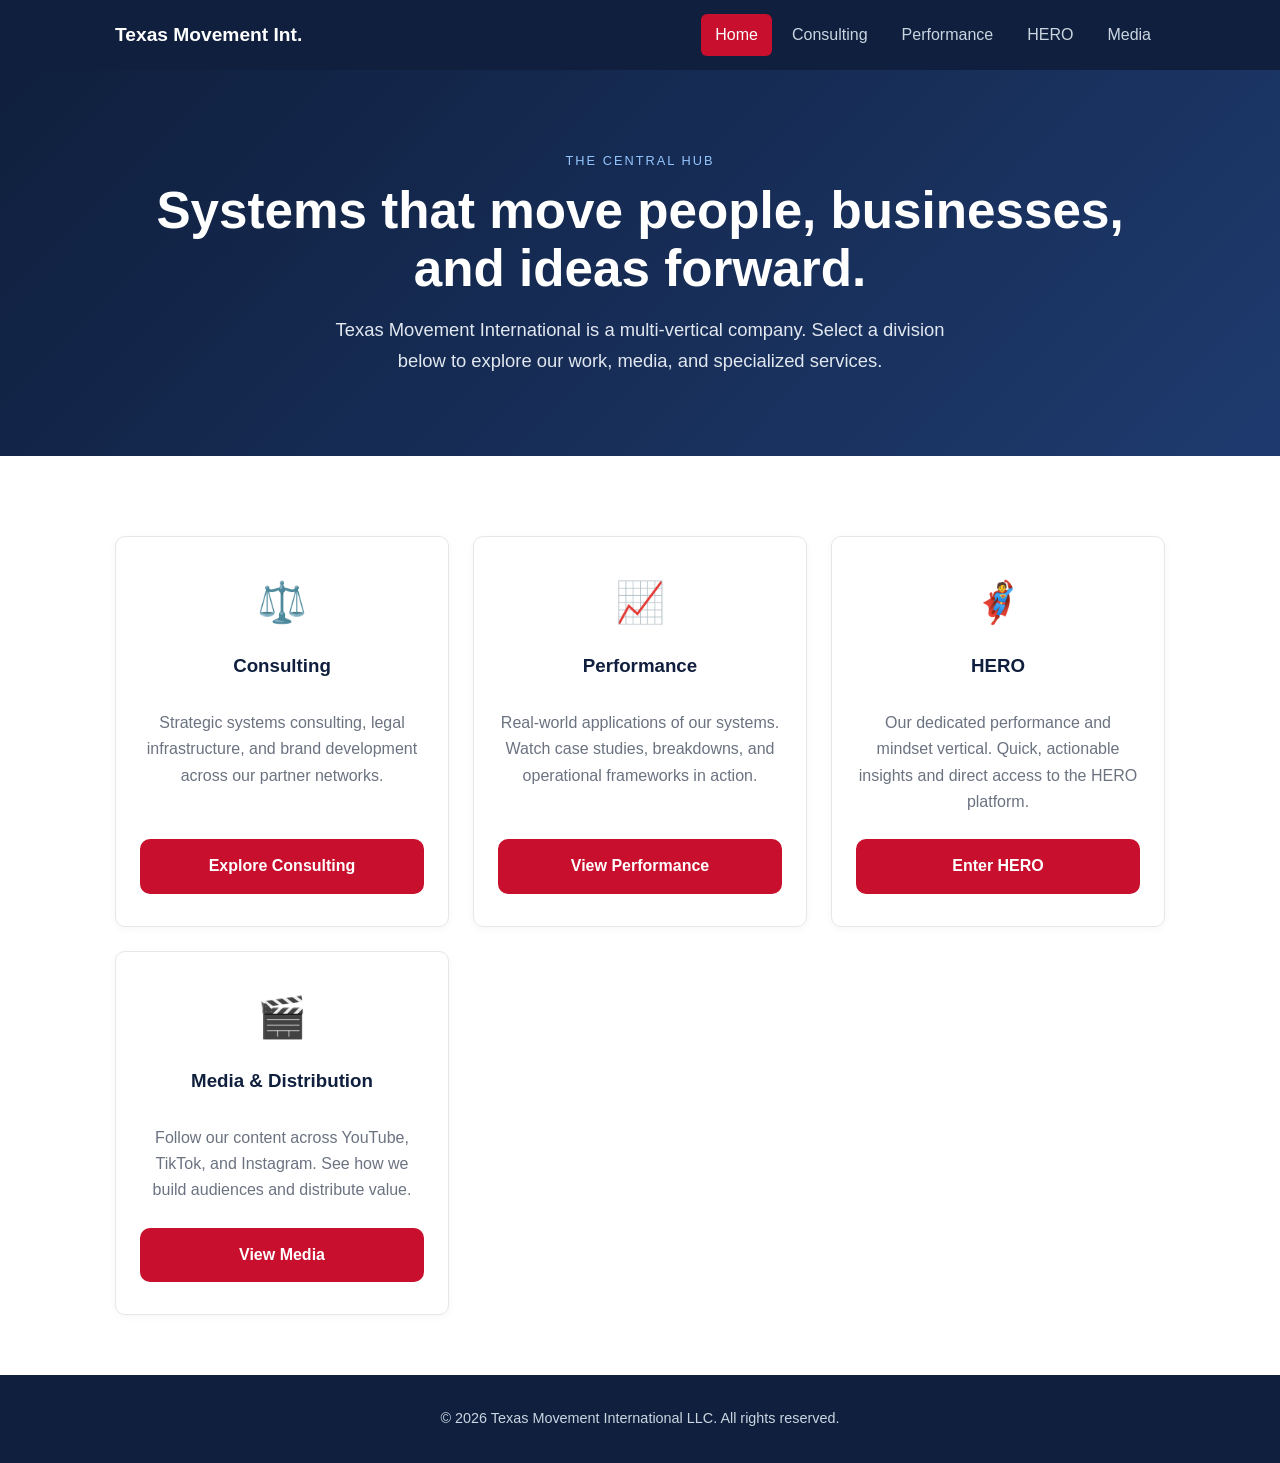
<file: index.html>
<!DOCTYPE html>
<html lang="en">
<head>
    <meta charset="UTF-8">
    <meta name="viewport" content="width=device-width, initial-scale=1.0">
    <title>Texas Movement International</title>
    <link rel="stylesheet" href="style.css">
</head>
<body>

    <header class="site-header">
        <div class="container nav-wrap">
            <a href="index.html" class="brand">Texas Movement Int.</a>
            <nav class="nav">
                <a href="index.html" class="active">Home</a>
                <a href="consulting.html">Consulting</a>
                <a href="performance.html">Performance</a>
                <a href="hero.html">HERO</a>
                <a href="media.html">Media</a>
            </nav>
        </div>
    </header>

    <section class="hero">
        <div class="container">
            <div class="eyebrow">The Central Hub</div>
            <h1>Systems that move people, businesses, and ideas forward.</h1>
            <p class="lead">Texas Movement International is a multi-vertical company. Select a division below to explore our work, media, and specialized services.</p>
        </div>
    </section>

    <main class="section">
        <div class="container">
            <div class="cards">
                
                <a href="consulting.html" class="card" style="text-decoration: none; color: inherit;">
                    <div class="card-icon">⚖️</div>
                    <h3>Consulting</h3>
                    <p>Strategic systems consulting, legal infrastructure, and brand development across our partner networks.</p>
                    <span class="btn">Explore Consulting</span>
                </a>

                <a href="performance.html" class="card" style="text-decoration: none; color: inherit;">
                    <div class="card-icon">📈</div>
                    <h3>Performance</h3>
                    <p>Real-world applications of our systems. Watch case studies, breakdowns, and operational frameworks in action.</p>
                    <span class="btn">View Performance</span>
                </a>

                <a href="hero.html" class="card" style="text-decoration: none; color: inherit;">
                    <div class="card-icon">🦸</div>
                    <h3>HERO</h3>
                    <p>Our dedicated performance and mindset vertical. Quick, actionable insights and direct access to the HERO platform.</p>
                    <span class="btn">Enter HERO</span>
                </a>

                <a href="media.html" class="card" style="text-decoration: none; color: inherit;">
                    <div class="card-icon">🎬</div>
                    <h3>Media & Distribution</h3>
                    <p>Follow our content across YouTube, TikTok, and Instagram. See how we build audiences and distribute value.</p>
                    <span class="btn">View Media</span>
                </a>

            </div>
        </div>
    </main>

    <footer class="site-footer">
        <div class="container">
            <p>&copy; 2026 Texas Movement International LLC. All rights reserved.</p>
        </div>
    </footer>

</body>
</html>
</file>
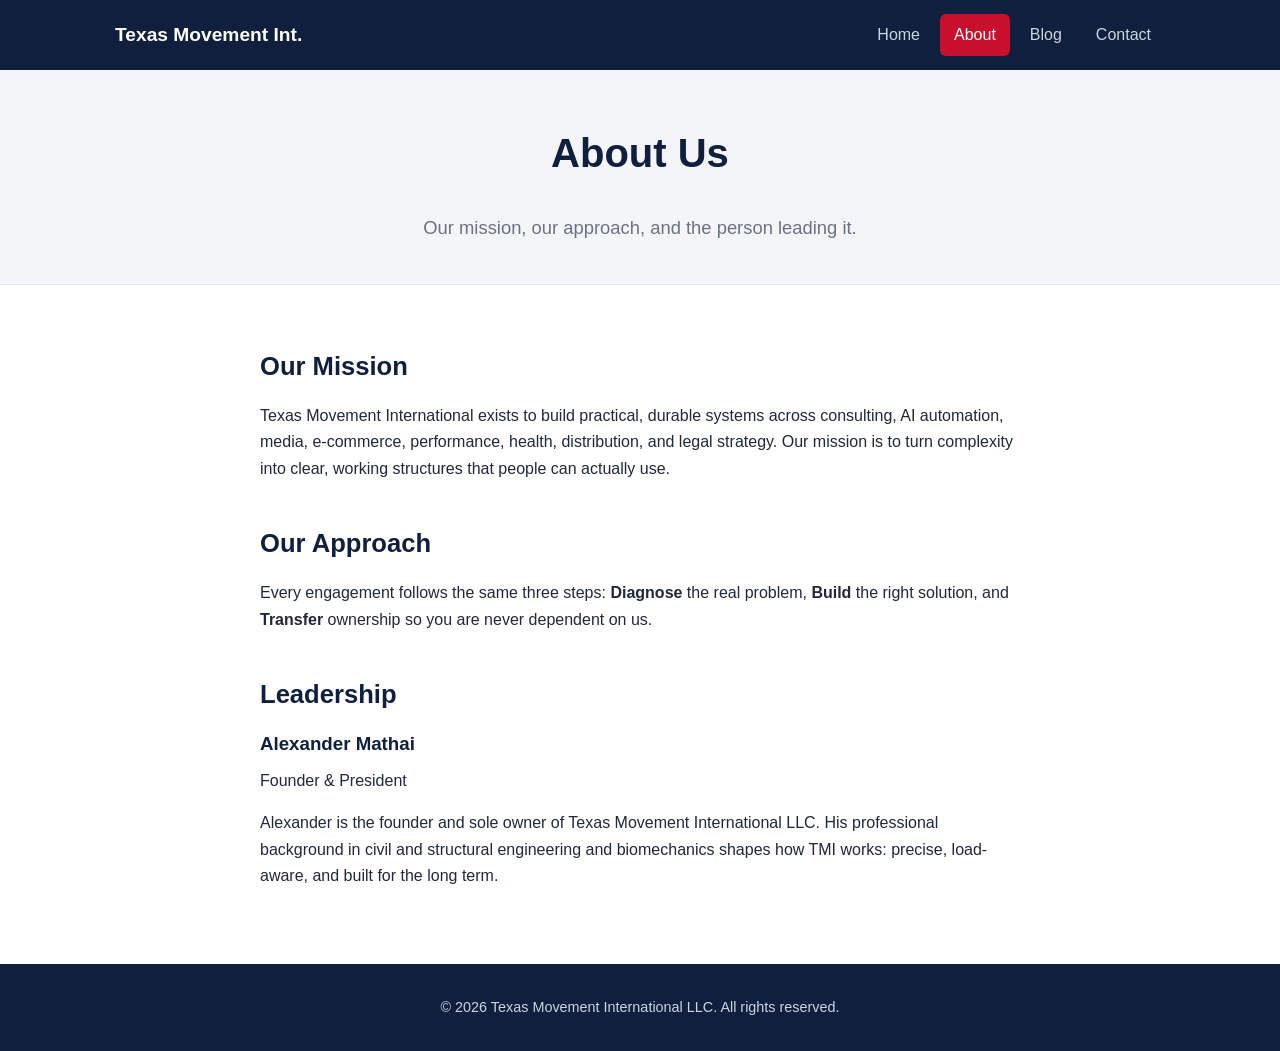
<file: about.html>
<!DOCTYPE html>
<html lang="en">
<head>
    <meta charset="UTF-8">
    <meta name="viewport" content="width=device-width, initial-scale=1.0">
    <title>About Us | Texas Movement International</title>
    <link rel="stylesheet" href="style.css">
</head>
<body>

    <header class="site-header">
        <div class="container nav-wrap">
            <a href="index.html" class="brand">Texas Movement Int.</a>
            <nav class="nav">
                <a href="index.html">Home</a>
                <a href="about.html" class="active">About</a>
                <a href="blog.html">Blog</a>
                <a href="contact.html">Contact</a>
            </nav>
        </div>
    </header>

    <div class="page-title">
        <div class="container narrow">
            <h1>About Us</h1>
            <p class="lead">Our mission, our approach, and the person leading it.</p>
        </div>
    </div>

    <main class="section">
        <div class="container narrow">
            <h2>Our Mission</h2>
            <p>Texas Movement International exists to build practical, durable systems across consulting, AI automation, media, e-commerce, performance, health, distribution, and legal strategy. Our mission is to turn complexity into clear, working structures that people can actually use.</p>

            <h2 style="margin-top: 40px;">Our Approach</h2>
            <p>Every engagement follows the same three steps: <strong>Diagnose</strong> the real problem, <strong>Build</strong> the right solution, and <strong>Transfer</strong> ownership so you are never dependent on us.</p>

            <h2 style="margin-top: 40px;">Leadership</h2>
            <div style="display: flex; gap: 32px; align-items: flex-start; flex-wrap: wrap;">
                <!-- Placeholder for your image: <img src="images/alexander.jpg" alt="Alexander Mathai" class="portrait"> -->
                <div>
                    <h3>Alexander Mathai</h3>
                    <div class="role">Founder & President</div>
                    <p>Alexander is the founder and sole owner of Texas Movement International LLC. His professional background in civil and structural engineering and biomechanics shapes how TMI works: precise, load-aware, and built for the long term.</p>
                </div>
            </div>
        </div>
    </main>

    <footer class="site-footer">
        <div class="container">
            <p>&copy; 2026 Texas Movement International LLC. All rights reserved.</p>
        </div>
    </footer>

</body>
</html>
</file>
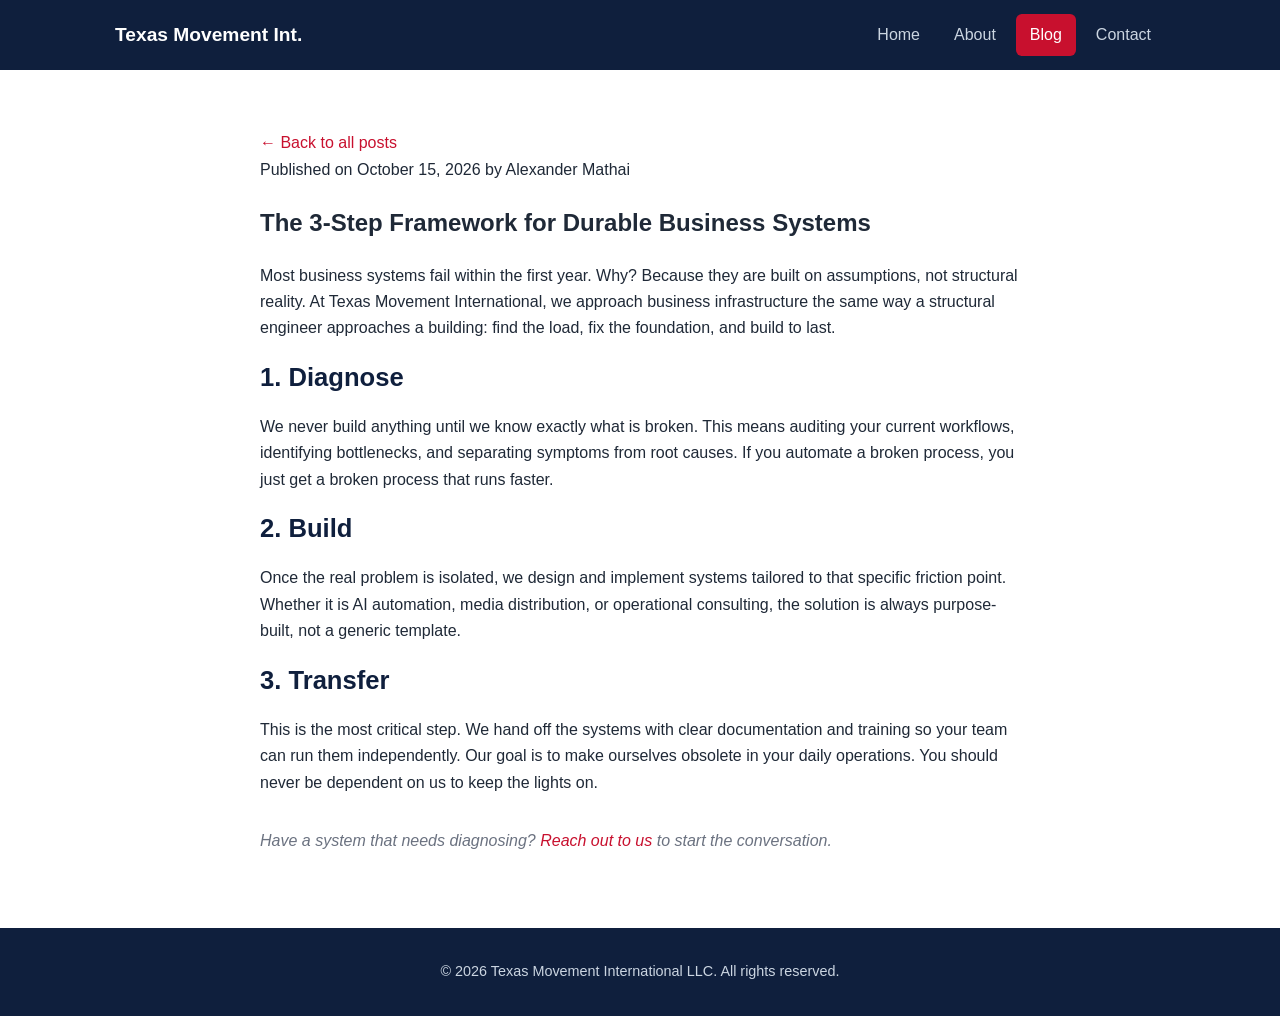
<file: blog-post-1.html>
<!DOCTYPE html>
<html lang="en">
<head>
    <meta charset="UTF-8">
    <meta name="viewport" content="width=device-width, initial-scale=1.0">
    <title>The 3-Step Framework | Texas Movement International</title>
    <link rel="stylesheet" href="style.css">
</head>
<body>

    <header class="site-header">
        <div class="container nav-wrap">
            <a href="index.html" class="brand">Texas Movement Int.</a>
            <nav class="nav">
                <a href="index.html">Home</a>
                <a href="about.html">About</a>
                <a href="blog.html" class="active">Blog</a>
                <a href="contact.html">Contact</a>
            </nav>
        </div>
    </header>

    <main class="section">
        <div class="container narrow">
            <a href="blog.html" class="back-link">← Back to all posts</a>
            
            <article>
                <header class="post-header">
                    <div class="post-meta">Published on October 15, 2026 by Alexander Mathai</div>
                    <h1>The 3-Step Framework for Durable Business Systems</h1>
                </header>

                <div class="post-content">
                    <p>Most business systems fail within the first year. Why? Because they are built on assumptions, not structural reality. At Texas Movement International, we approach business infrastructure the same way a structural engineer approaches a building: find the load, fix the foundation, and build to last.</p>

                    <h2>1. Diagnose</h2>
                    <p>We never build anything until we know exactly what is broken. This means auditing your current workflows, identifying bottlenecks, and separating symptoms from root causes. If you automate a broken process, you just get a broken process that runs faster.</p>

                    <h2>2. Build</h2>
                    <p>Once the real problem is isolated, we design and implement systems tailored to that specific friction point. Whether it is AI automation, media distribution, or operational consulting, the solution is always purpose-built, not a generic template.</p>

                    <h2>3. Transfer</h2>
                    <p>This is the most critical step. We hand off the systems with clear documentation and training so your team can run them independently. Our goal is to make ourselves obsolete in your daily operations. You should never be dependent on us to keep the lights on.</p>

                    <p style="margin-top: 32px; font-style: italic; color: var(--muted);">Have a system that needs diagnosing? <a href="contact.html">Reach out to us</a> to start the conversation.</p>
                </div>
            </article>
        </div>
    </main>

    <footer class="site-footer">
        <div class="container">
            <p>&copy; 2026 Texas Movement International LLC. All rights reserved.</p>
        </div>
    </footer>

</body>
</html>
</file>
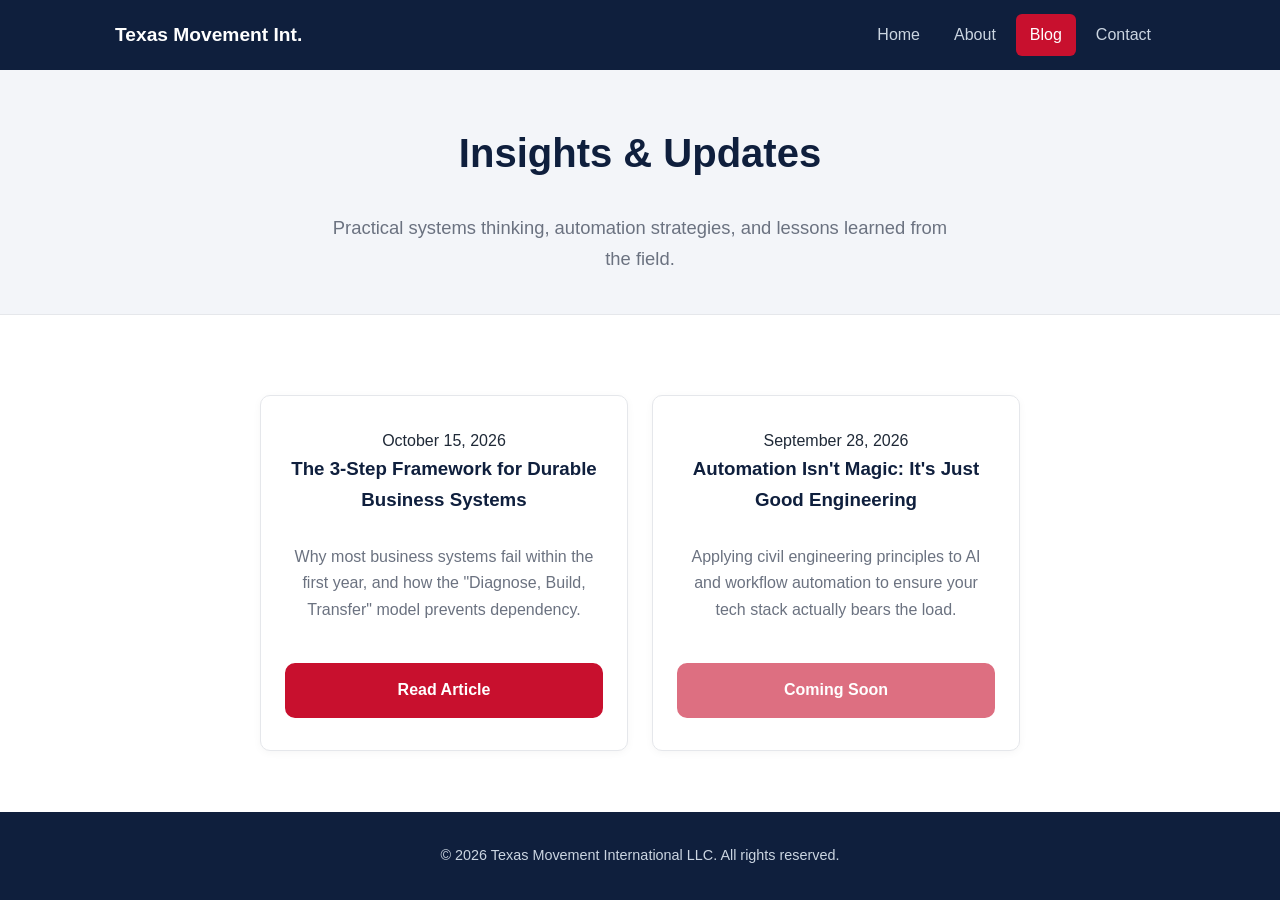
<file: blog.html>
<!DOCTYPE html>
<html lang="en">
<head>
    <meta charset="UTF-8">
    <meta name="viewport" content="width=device-width, initial-scale=1.0">
    <title>Blog | Texas Movement International</title>
    <link rel="stylesheet" href="style.css">
</head>
<body>

    <header class="site-header">
        <div class="container nav-wrap">
            <a href="index.html" class="brand">Texas Movement Int.</a>
            <nav class="nav">
                <a href="index.html">Home</a>
                <a href="about.html">About</a>
                <a href="blog.html" class="active">Blog</a>
                <a href="contact.html">Contact</a>
            </nav>
        </div>
    </header>

    <div class="page-title">
        <div class="container narrow">
            <h1>Insights & Updates</h1>
            <p class="lead">Practical systems thinking, automation strategies, and lessons learned from the field.</p>
        </div>
    </div>

    <main class="section">
        <div class="container narrow">
            <div class="cards">
                
                <!-- Blog Post 1 Preview -->
                <article class="card">
                    <div class="card-meta">October 15, 2026</div>
                    <h3>The 3-Step Framework for Durable Business Systems</h3>
                    <p>Why most business systems fail within the first year, and how the "Diagnose, Build, Transfer" model prevents dependency.</p>
                    <a href="blog-post-1.html" class="btn" style="margin-top: 16px; text-align: center;">Read Article</a>
                </article>

                <!-- Blog Post 2 Preview (Dummy Placeholder) -->
                <article class="card">
                    <div class="card-meta">September 28, 2026</div>
                    <h3>Automation Isn't Magic: It's Just Good Engineering</h3>
                    <p>Applying civil engineering principles to AI and workflow automation to ensure your tech stack actually bears the load.</p>
                    <a href="#" class="btn" style="margin-top: 16px; text-align: center; opacity: 0.6; pointer-events: none;">Coming Soon</a>
                </article>

            </div>
        </div>
    </main>

    <footer class="site-footer">
        <div class="container">
            <p>&copy; 2026 Texas Movement International LLC. All rights reserved.</p>
        </div>
    </footer>

</body>
</html>
</file>
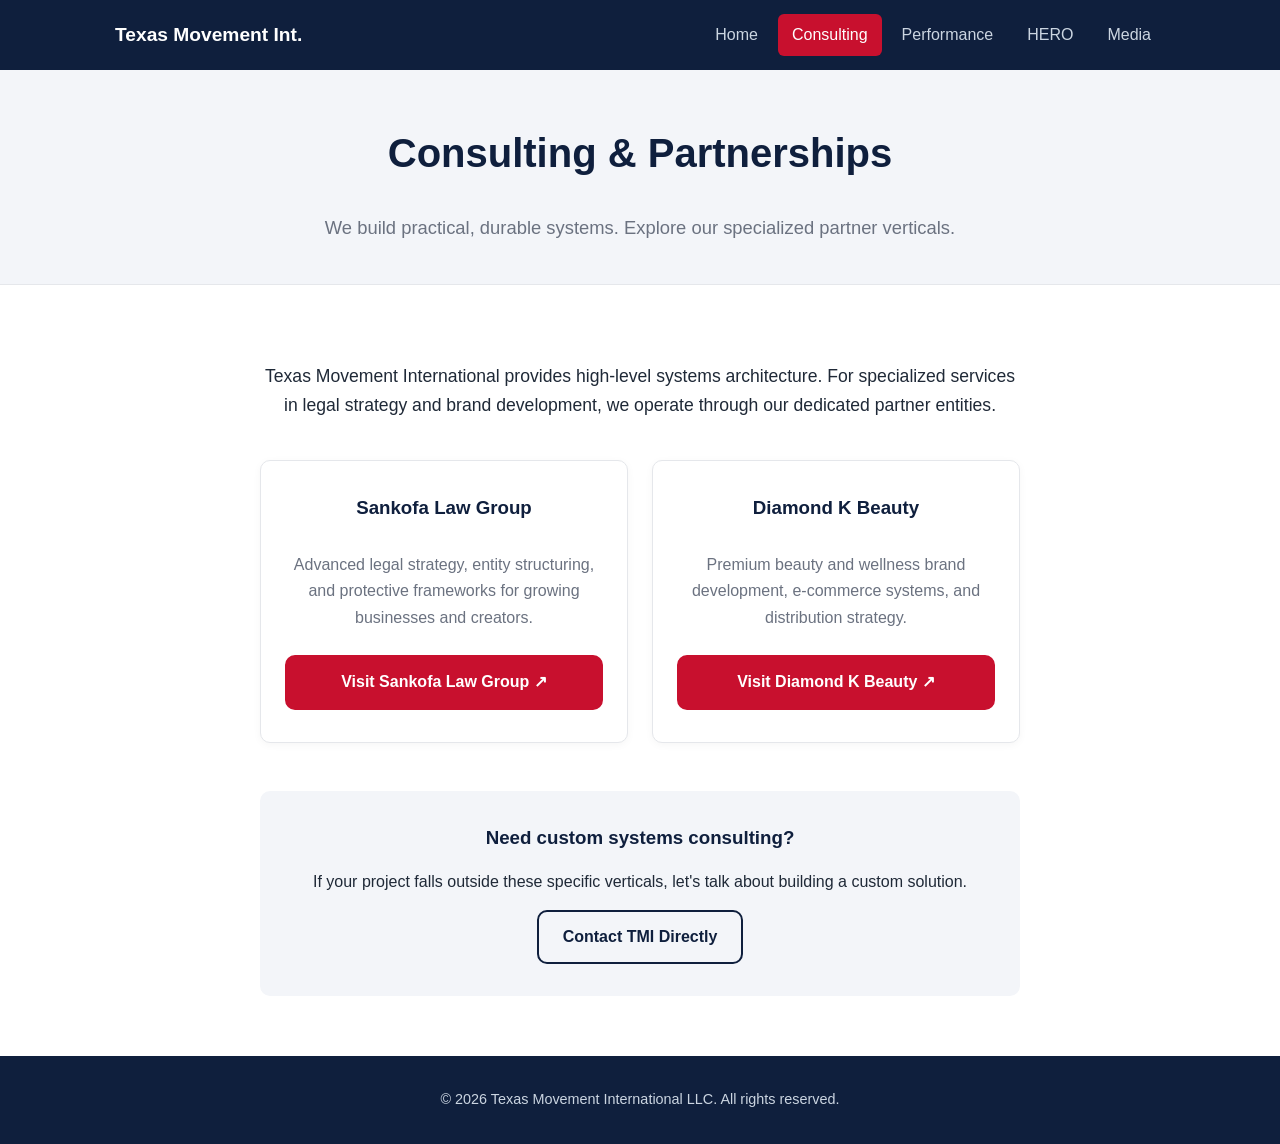
<file: consulting.html>
<!DOCTYPE html>
<html lang="en">
<head>
    <meta charset="UTF-8">
    <meta name="viewport" content="width=device-width, initial-scale=1.0">
    <title>Consulting | Texas Movement International</title>
    <link rel="stylesheet" href="style.css">
</head>
<body>

    <header class="site-header">
        <div class="container nav-wrap">
            <a href="index.html" class="brand">Texas Movement Int.</a>
            <nav class="nav">
                <a href="index.html">Home</a>
                <a href="consulting.html" class="active">Consulting</a>
                <a href="performance.html">Performance</a>
                <a href="hero.html">HERO</a>
                <a href="media.html">Media</a>
            </nav>
        </div>
    </header>

    <div class="page-title">
        <div class="container narrow">
            <h1>Consulting & Partnerships</h1>
            <p class="lead">We build practical, durable systems. Explore our specialized partner verticals.</p>
        </div>
    </div>

    <main class="section">
        <div class="container narrow">
            <p style="text-align: center; font-size: 1.1rem; margin-bottom: 40px;">
                Texas Movement International provides high-level systems architecture. For specialized services in legal strategy and brand development, we operate through our dedicated partner entities.
            </p>

            <div class="cards">
                <!-- External Link 1 -->
                <div class="card">
                    <h3>Sankofa Law Group</h3>
                    <p>Advanced legal strategy, entity structuring, and protective frameworks for growing businesses and creators.</p>
                    <a href="https://sankofalawgroup.com" target="_blank" rel="noopener noreferrer" class="btn">Visit Sankofa Law Group ↗</a>
                </div>

                <!-- External Link 2 -->
                <div class="card">
                    <h3>Diamond K Beauty</h3>
                    <p>Premium beauty and wellness brand development, e-commerce systems, and distribution strategy.</p>
                    <a href="https://diamondkbeauty.com" target="_blank" rel="noopener noreferrer" class="btn">Visit Diamond K Beauty ↗</a>
                </div>
            </div>

            <div style="text-align: center; margin-top: 48px; padding: 32px; background: var(--bg-alt); border-radius: var(--radius);">
                <h3>Need custom systems consulting?</h3>
                <p>If your project falls outside these specific verticals, let's talk about building a custom solution.</p>
                <a href="contact.html" class="btn btn-outline" style="border-color: var(--navy); color: var(--navy);">Contact TMI Directly</a>
            </div>
        </div>
    </main>

    <footer class="site-footer">
        <div class="container">
            <p>&copy; 2026 Texas Movement International LLC. All rights reserved.</p>
        </div>
    </footer>

</body>
</html>
</file>
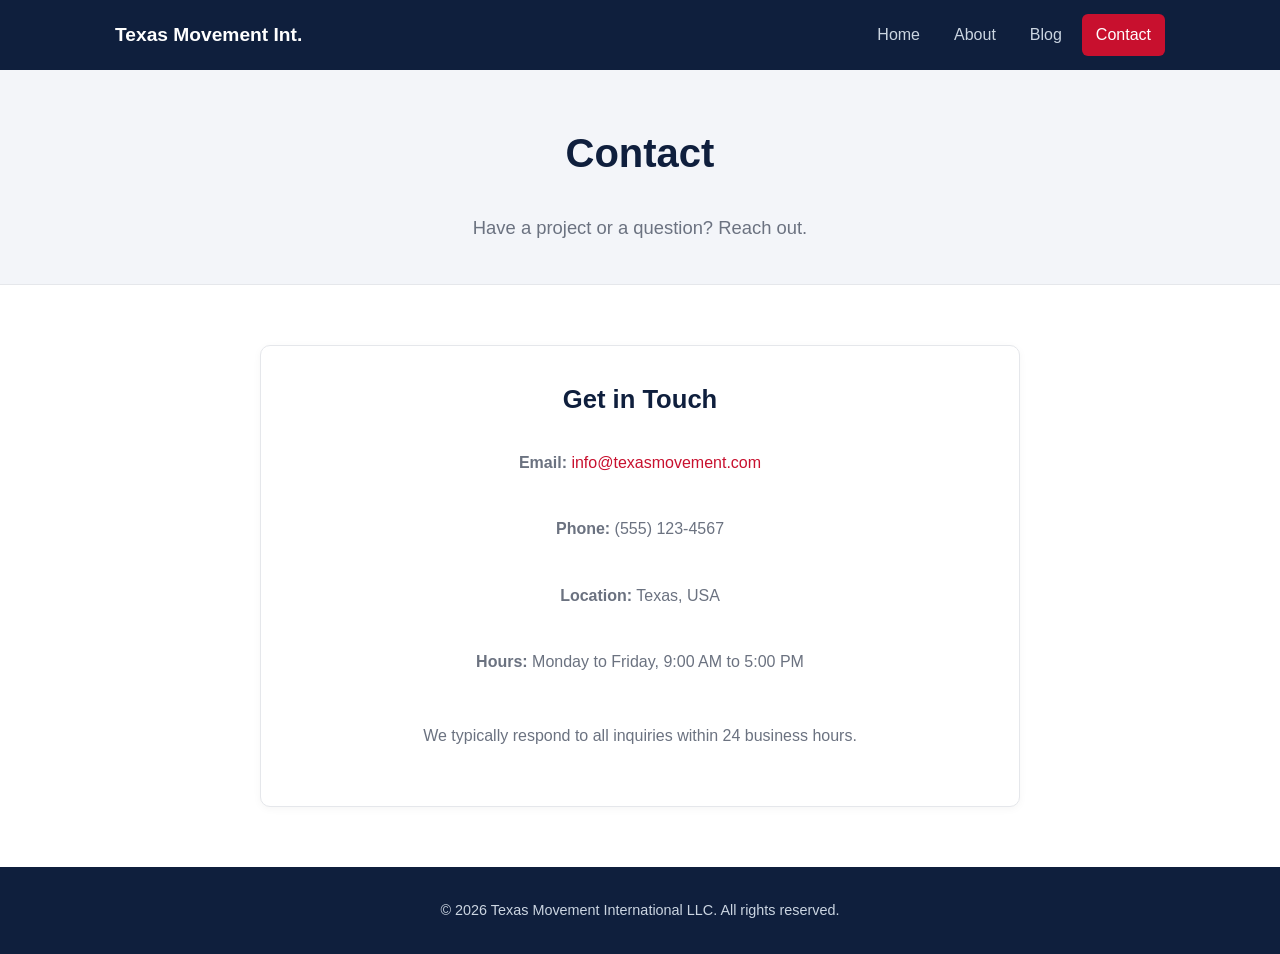
<file: contact.html>
<!DOCTYPE html>
<html lang="en">
<head>
    <meta charset="UTF-8">
    <meta name="viewport" content="width=device-width, initial-scale=1.0">
    <title>Contact | Texas Movement International</title>
    <link rel="stylesheet" href="style.css">
</head>
<body>

    <header class="site-header">
        <div class="container nav-wrap">
            <a href="index.html" class="brand">Texas Movement Int.</a>
            <nav class="nav">
                <a href="index.html">Home</a>
                <a href="about.html">About</a>
                <a href="blog.html">Blog</a>
                <a href="contact.html" class="active">Contact</a>
            </nav>
        </div>
    </header>

    <div class="page-title">
        <div class="container narrow">
            <h1>Contact</h1>
            <p class="lead">Have a project or a question? Reach out.</p>
        </div>
    </div>

    <main class="section">
        <div class="container narrow">
            <div class="card">
                <h2>Get in Touch</h2>
                <p><strong>Email:</strong> <a href="mailto:info@texasmovement.com">info@texasmovement.com</a></p>
                <p><strong>Phone:</strong> (555) 123-4567</p>
                <p><strong>Location:</strong> Texas, USA</p>
                <p><strong>Hours:</strong> Monday to Friday, 9:00 AM to 5:00 PM</p>
                <p class="note" style="margin-top: 24px;">We typically respond to all inquiries within 24 business hours.</p>
            </div>
        </div>
    </main>

    <footer class="site-footer">
        <div class="container">
            <p>&copy; 2026 Texas Movement International LLC. All rights reserved.</p>
        </div>
    </footer>

</body>
</html>
</file>
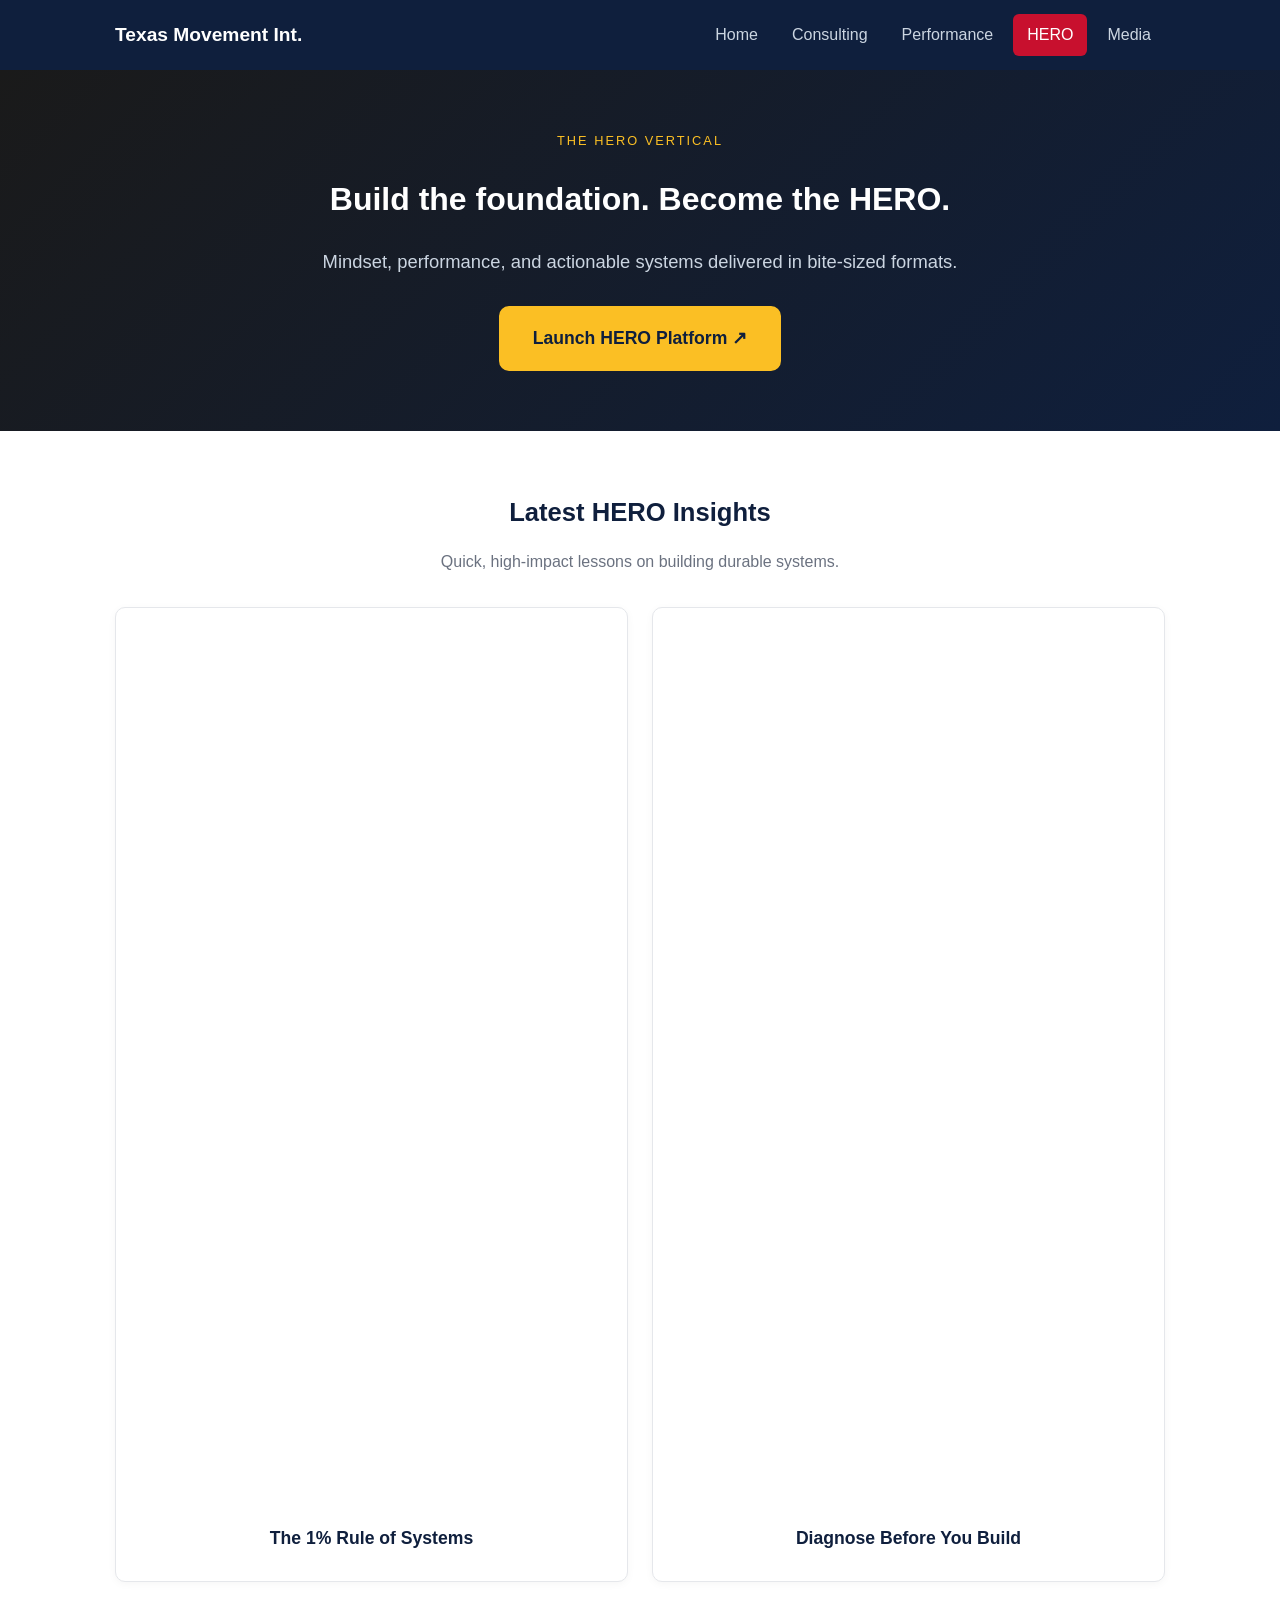
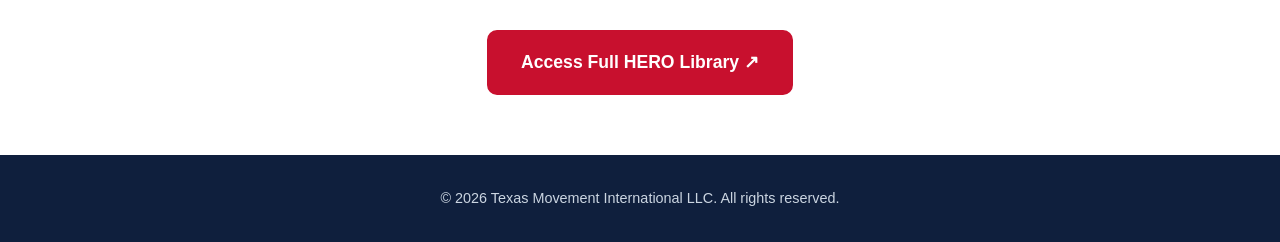
<file: hero.html>
<!DOCTYPE html>
<html lang="en">
<head>
    <meta charset="UTF-8">
    <meta name="viewport" content="width=device-width, initial-scale=1.0">
    <title>HERO | Texas Movement International</title>
    <link rel="stylesheet" href="style.css">
    <style>
        /* Specific override for HERO page to make it stand out */
        .hero-page-banner {
            background: linear-gradient(135deg, #1a1a1a, #0f1f3d);
            color: #fff;
            padding: 60px 0;
            text-align: center;
        }
    </style>
</head>
<body>

    <header class="site-header">
        <div class="container nav-wrap">
            <a href="index.html" class="brand">Texas Movement Int.</a>
            <nav class="nav">
                <a href="index.html">Home</a>
                <a href="consulting.html">Consulting</a>
                <a href="performance.html">Performance</a>
                <a href="hero.html" class="active">HERO</a>
                <a href="media.html">Media</a>
            </nav>
        </div>
    </header>

    <div class="hero-page-banner">
        <div class="container narrow">
            <div class="eyebrow" style="color: #fbbf24;">The HERO Vertical</div>
            <h1>Build the foundation. Become the HERO.</h1>
            <p class="lead" style="color: #cbd5e1;">Mindset, performance, and actionable systems delivered in bite-sized formats.</p>
            <div class="btn-row">
                <a href="https://hero.texasmovement.com" target="_blank" rel="noopener noreferrer" class="btn btn-large" style="background: #fbbf24; color: #0f1f3d; border-color: #fbbf24;">Launch HERO Platform ↗</a>
            </div>
        </div>
    </div>

    <main class="section">
        <div class="container">
            <h2 style="text-align: center;">Latest HERO Insights</h2>
            <p style="text-align: center; color: var(--muted); margin-bottom: 32px;">Quick, high-impact lessons on building durable systems.</p>
            
            <div class="cards" style="justify-content: center;">
                
                <!-- Vertical Video 1 -->
                <div class="card" style="padding: 16px;">
                    <div class="video-wrapper-vertical">
                        <!-- Replace src with your actual YouTube Shorts embed URL -->
                        <iframe src="https://www.youtube.com/embed/dQw4w9WgXcQ" title="YouTube Shorts" allow="accelerometer; autoplay; clipboard-write; encrypted-media; gyroscope; picture-in-picture" allowfullscreen></iframe>
                    </div>
                    <h3 style="text-align: center; font-size: 1.1rem;">The 1% Rule of Systems</h3>
                </div>

                <!-- Vertical Video 2 -->
                <div class="card" style="padding: 16px;">
                    <div class="video-wrapper-vertical">
                        <!-- Replace src with your actual YouTube Shorts embed URL -->
                        <iframe src="https://www.youtube.com/embed/dQw4w9WgXcQ" title="YouTube Shorts" allow="accelerometer; autoplay; clipboard-write; encrypted-media; gyroscope; picture-in-picture" allowfullscreen></iframe>
                    </div>
                    <h3 style="text-align: center; font-size: 1.1rem;">Diagnose Before You Build</h3>
                </div>

            </div>

            <div style="text-align: center; margin-top: 48px;">
                <a href="https://hero.texasmovement.com" target="_blank" rel="noopener noreferrer" class="btn btn-large">Access Full HERO Library ↗</a>
            </div>
        </div>
    </main>

    <footer class="site-footer">
        <div class="container">
            <p>&copy; 2026 Texas Movement International LLC. All rights reserved.</p>
        </div>
    </footer>

</body>
</html>
</file>
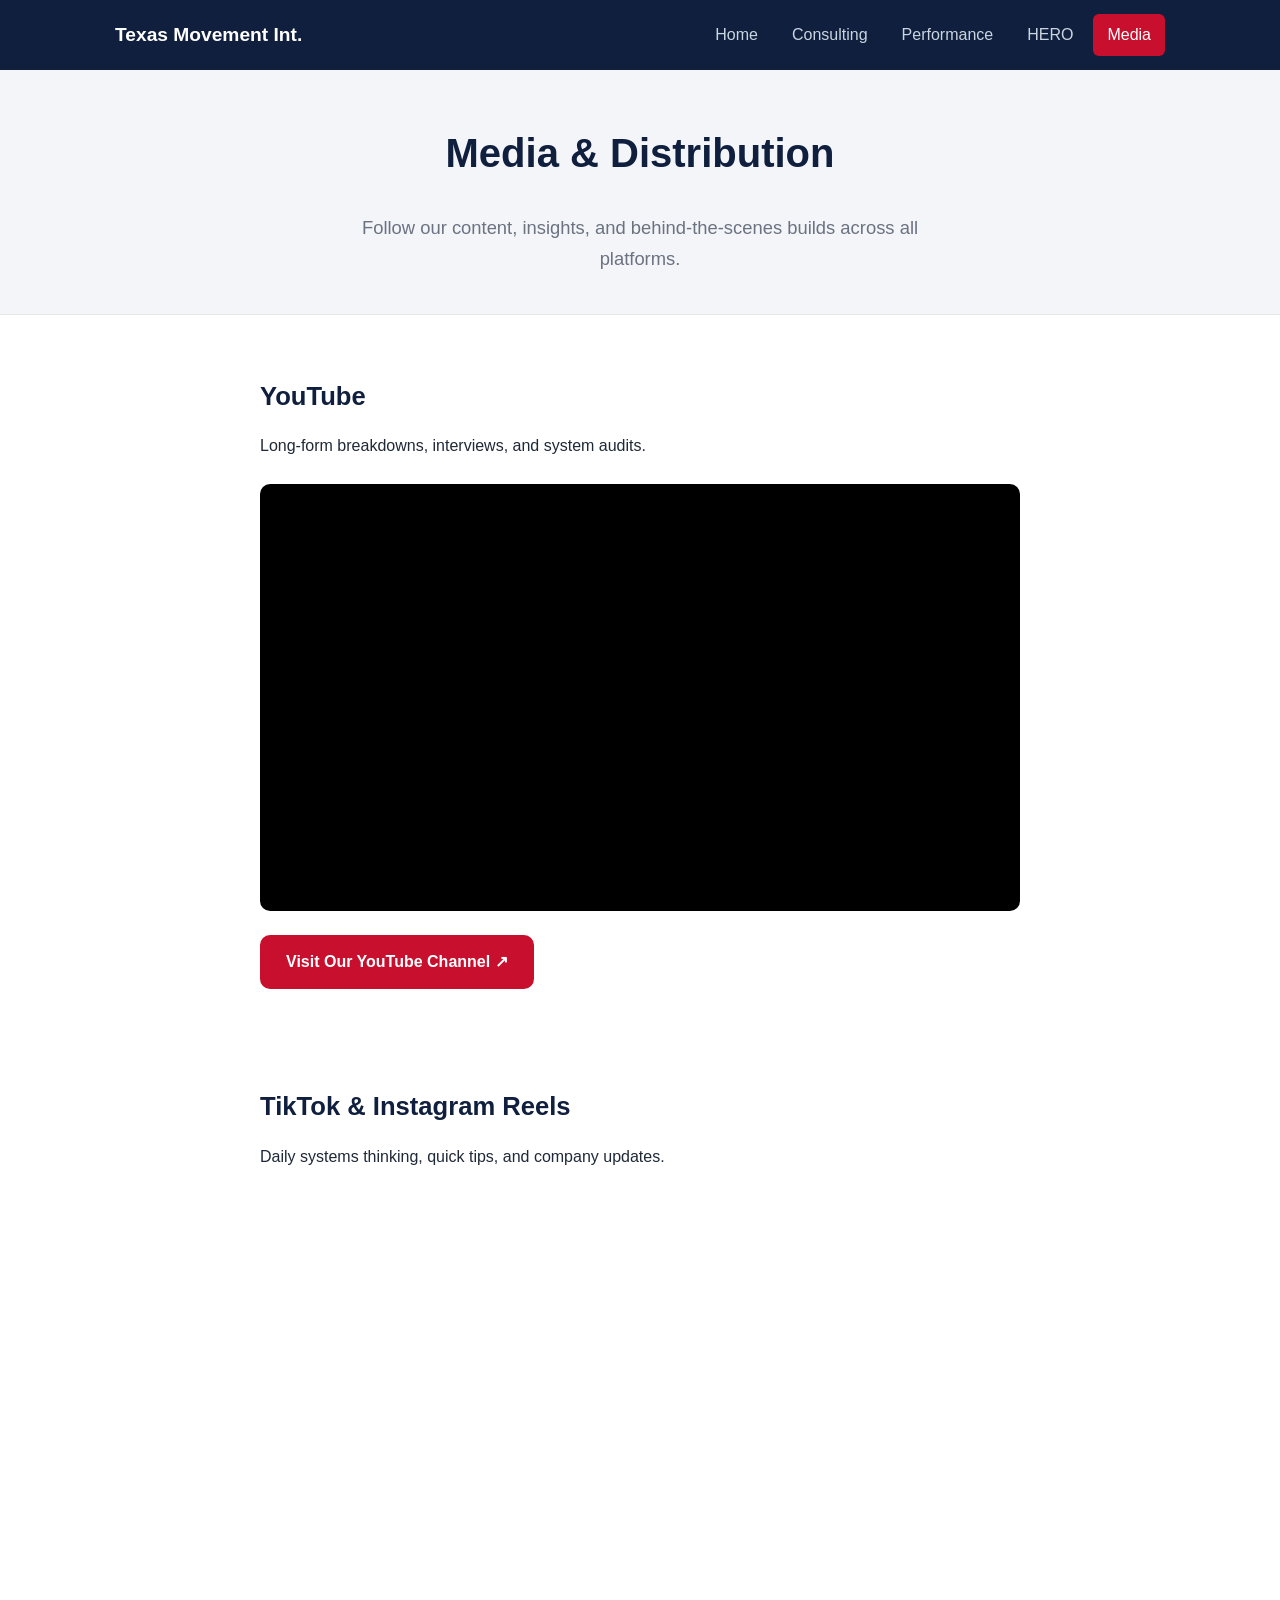
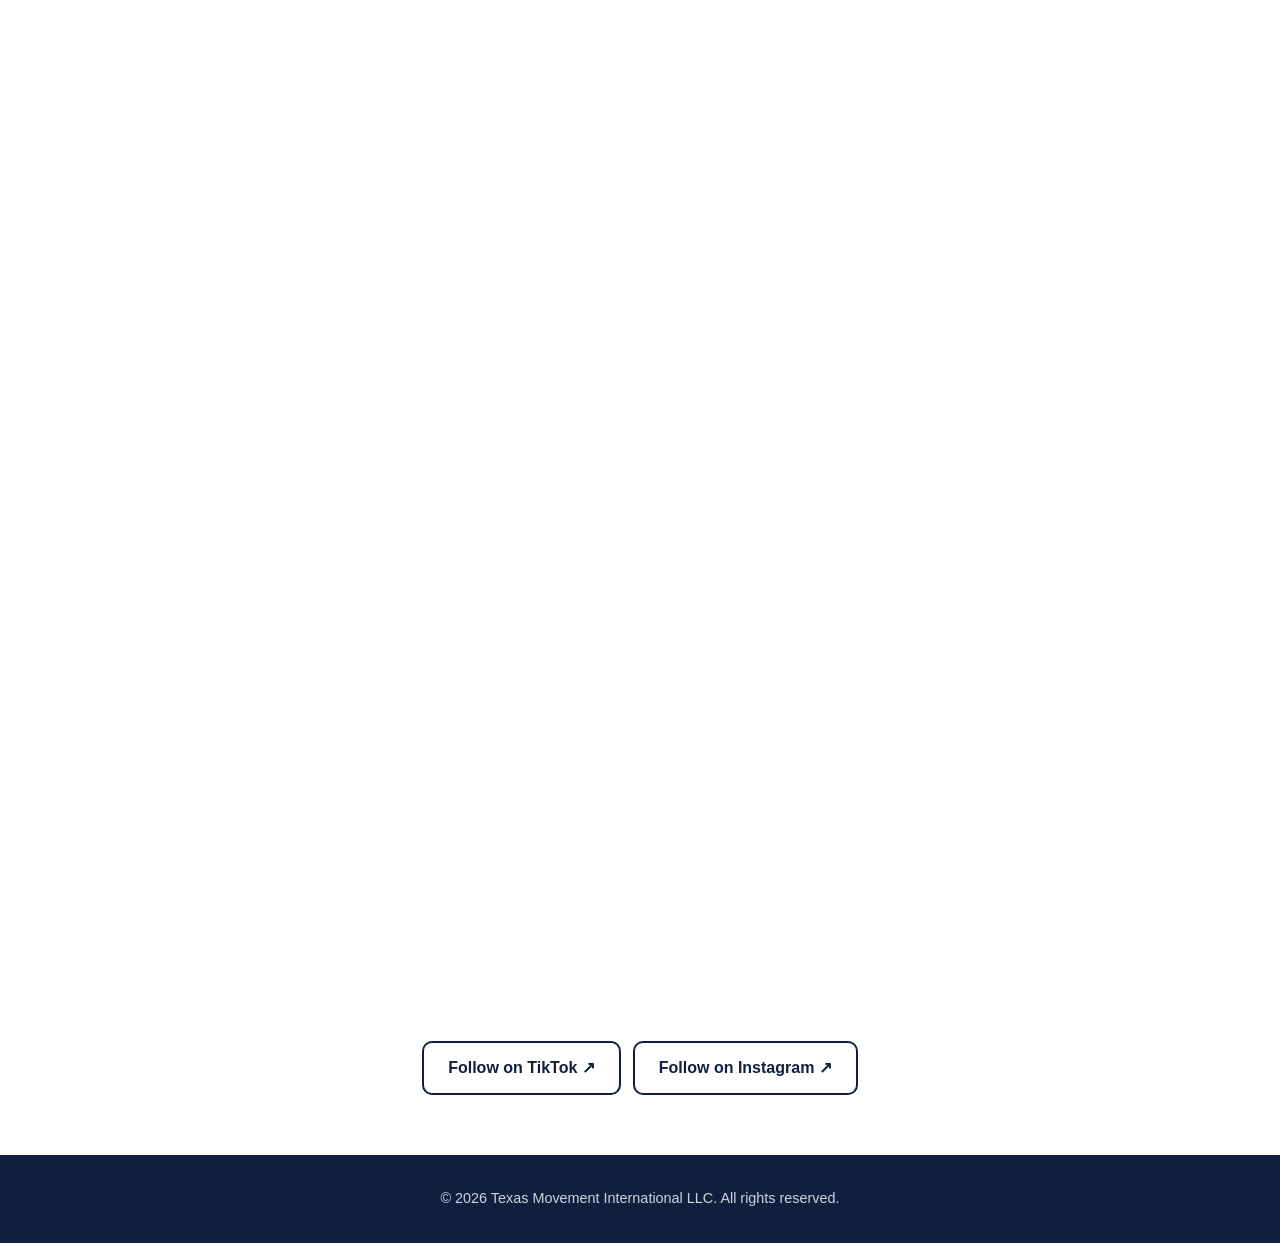
<file: media.html>
<!DOCTYPE html>
<html lang="en">
<head>
    <meta charset="UTF-8">
    <meta name="viewport" content="width=device-width, initial-scale=1.0">
    <title>Media | Texas Movement International</title>
    <link rel="stylesheet" href="style.css">
</head>
<body>

    <header class="site-header">
        <div class="container nav-wrap">
            <a href="index.html" class="brand">Texas Movement Int.</a>
            <nav class="nav">
                <a href="index.html">Home</a>
                <a href="consulting.html">Consulting</a>
                <a href="performance.html">Performance</a>
                <a href="hero.html">HERO</a>
                <a href="media.html" class="active">Media</a>
            </nav>
        </div>
    </header>

    <div class="page-title">
        <div class="container narrow">
            <h1>Media & Distribution</h1>
            <p class="lead">Follow our content, insights, and behind-the-scenes builds across all platforms.</p>
        </div>
    </div>

    <main class="section">
        <div class="container narrow">
            
            <h2>YouTube</h2>
            <p>Long-form breakdowns, interviews, and system audits.</p>
            <div class="video-wrapper">
                <!-- Replace with your actual YouTube video embed code -->
                <iframe src="https://www.youtube.com/embed/dQw4w9WgXcQ" title="YouTube video player" allow="accelerometer; autoplay; clipboard-write; encrypted-media; gyroscope; picture-in-picture" allowfullscreen></iframe>
            </div>
            <a href="https://youtube.com/@yourchannel" target="_blank" rel="noopener noreferrer" class="btn" style="margin-bottom: 48px;">Visit Our YouTube Channel ↗</a>

            <h2 style="margin-top: 48px;">TikTok & Instagram Reels</h2>
            <p>Daily systems thinking, quick tips, and company updates.</p>
            
            <div style="display: flex; gap: 24px; flex-wrap: wrap; justify-content: center; margin-top: 24px;">
                <!-- Vertical Video 1 (TikTok/Reels) -->
                <div class="video-wrapper-vertical">
                    <!-- Replace with your actual TikTok or IG Reel embed code -->
                    <iframe src="https://www.youtube.com/embed/dQw4w9WgXcQ" title="Short form video" allow="accelerometer; autoplay; clipboard-write; encrypted-media; gyroscope; picture-in-picture" allowfullscreen></iframe>
                </div>

                <!-- Vertical Video 2 (TikTok/Reels) -->
                <div class="video-wrapper-vertical">
                    <!-- Replace with your actual TikTok or IG Reel embed code -->
                    <iframe src="https://www.youtube.com/embed/dQw4w9WgXcQ" title="Short form video" allow="accelerometer; autoplay; clipboard-write; encrypted-media; gyroscope; picture-in-picture" allowfullscreen></iframe>
                </div>
            </div>

            <div class="btn-row" style="margin-top: 48px;">
                <a href="https://tiktok.com/@yourhandle" target="_blank" rel="noopener noreferrer" class="btn btn-outline" style="border-color: var(--navy); color: var(--navy);">Follow on TikTok ↗</a>
                <a href="https://instagram.com/yourhandle" target="_blank" rel="noopener noreferrer" class="btn btn-outline" style="border-color: var(--navy); color: var(--navy);">Follow on Instagram ↗</a>
            </div>

        </div>
    </main>

    <footer class="site-footer">
        <div class="container">
            <p>&copy; 2026 Texas Movement International LLC. All rights reserved.</p>
        </div>
    </footer>

</body>
</html>
</file>
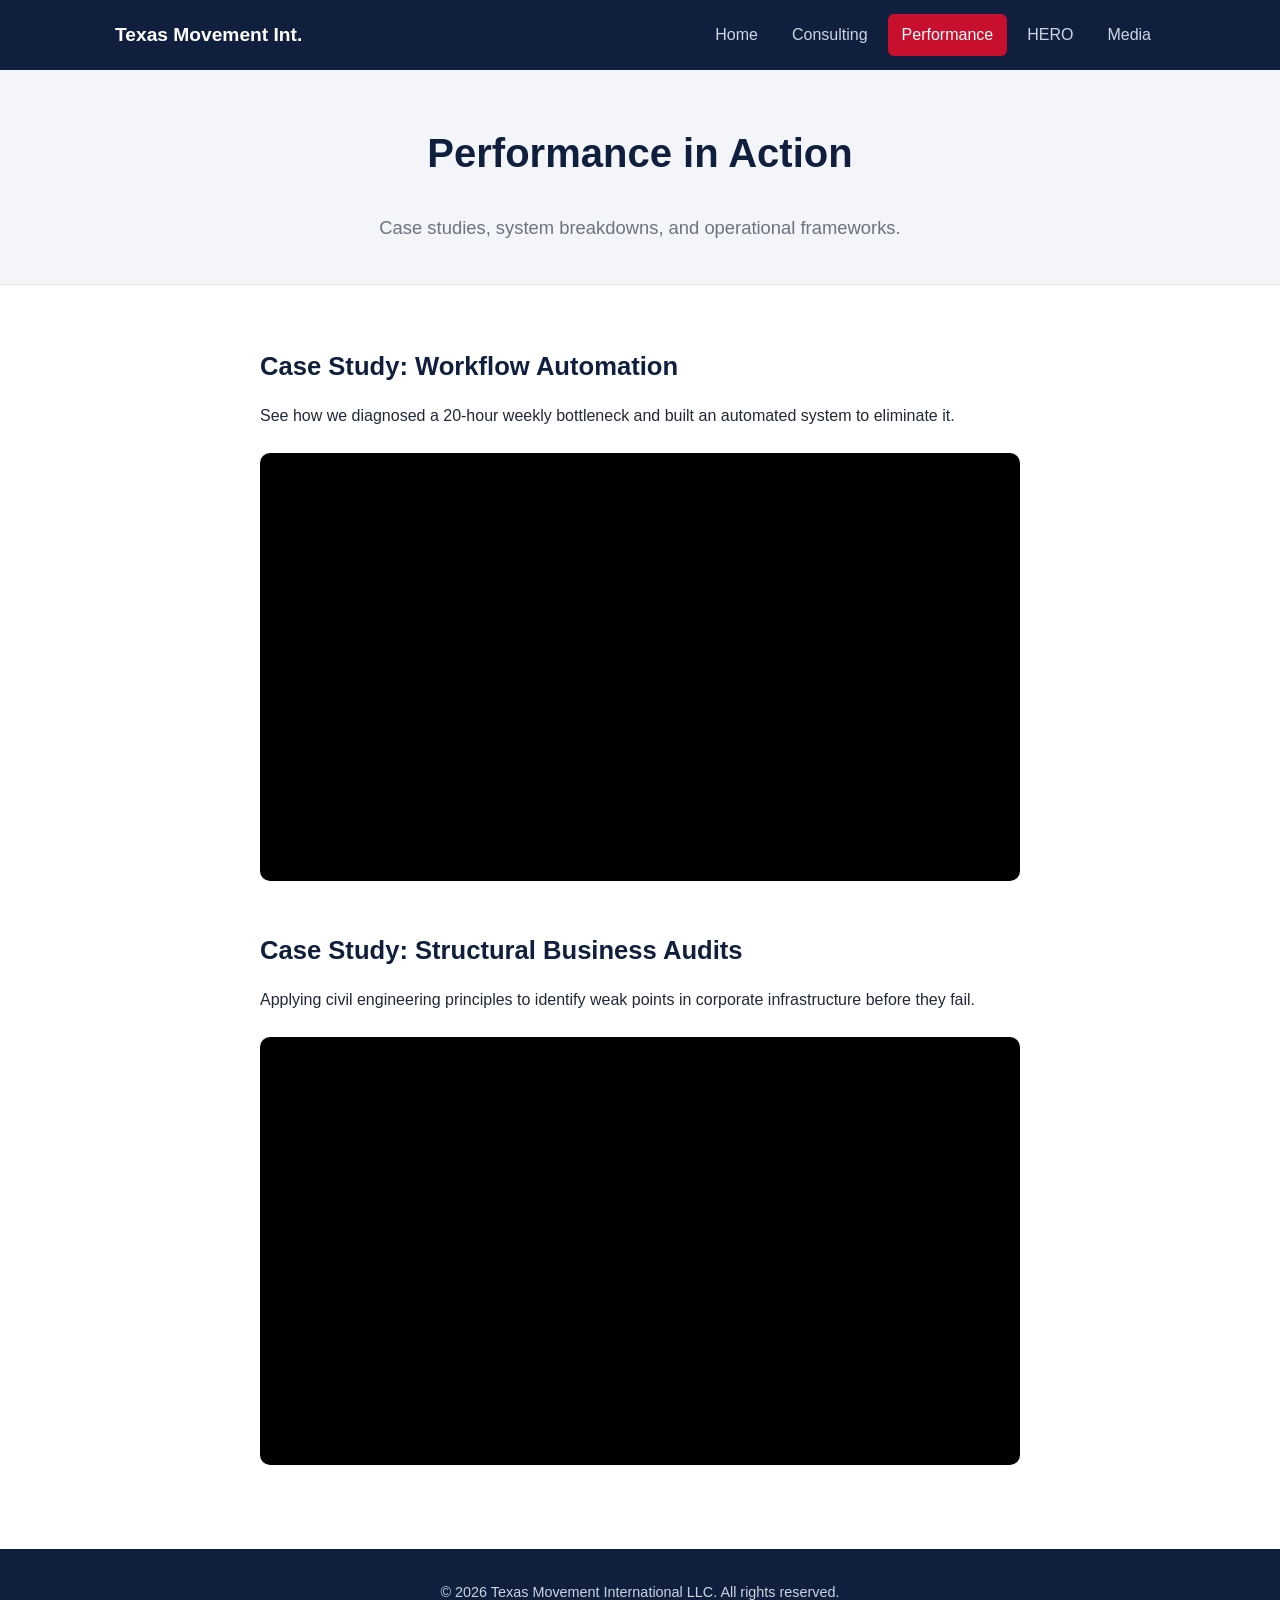
<file: performance.html>
<!DOCTYPE html>
<html lang="en">
<head>
    <meta charset="UTF-8">
    <meta name="viewport" content="width=device-width, initial-scale=1.0">
    <title>Performance | Texas Movement International</title>
    <link rel="stylesheet" href="style.css">
</head>
<body>

    <header class="site-header">
        <div class="container nav-wrap">
            <a href="index.html" class="brand">Texas Movement Int.</a>
            <nav class="nav">
                <a href="index.html">Home</a>
                <a href="consulting.html">Consulting</a>
                <a href="performance.html" class="active">Performance</a>
                <a href="hero.html">HERO</a>
                <a href="media.html">Media</a>
            </nav>
        </div>
    </header>

    <div class="page-title">
        <div class="container narrow">
            <h1>Performance in Action</h1>
            <p class="lead">Case studies, system breakdowns, and operational frameworks.</p>
        </div>
    </div>

    <main class="section">
        <div class="container narrow">
            
            <h2>Case Study: Workflow Automation</h2>
            <p>See how we diagnosed a 20-hour weekly bottleneck and built an automated system to eliminate it.</p>
            
            <!-- DUMMY-PROOF VIDEO WRAPPER: Replace the src URL with your actual YouTube embed URL -->
            <div class="video-wrapper">
                <iframe src="https://www.youtube.com/embed/dQw4w9WgXcQ" title="YouTube video player" allow="accelerometer; autoplay; clipboard-write; encrypted-media; gyroscope; picture-in-picture" allowfullscreen></iframe>
            </div>

            <h2 style="margin-top: 48px;">Case Study: Structural Business Audits</h2>
            <p>Applying civil engineering principles to identify weak points in corporate infrastructure before they fail.</p>
            
            <!-- DUMMY-PROOF VIDEO WRAPPER: Replace the src URL with your actual YouTube embed URL -->
            <div class="video-wrapper">
                <iframe src="https://www.youtube.com/embed/dQw4w9WgXcQ" title="YouTube video player" allow="accelerometer; autoplay; clipboard-write; encrypted-media; gyroscope; picture-in-picture" allowfullscreen></iframe>
            </div>

        </div>
    </main>

    <footer class="site-footer">
        <div class="container">
            <p>&copy; 2026 Texas Movement International LLC. All rights reserved.</p>
        </div>
    </footer>

</body>
</html>
</file>
<file: style.css>
:root {
 --navy: #0f1f3d;
 --accent: #c8102e;
 --text: #1f2937;
 --muted: #6b7280;
 --bg: #ffffff;
 --bg-alt: #f3f5f9;
 --radius: 10px;
}

html { scroll-behavior: smooth; }

body {
 font-family: -apple-system, BlinkMacSystemFont, "Segoe UI", Roboto, Helvetica, Arial, sans-serif;
 color: var(--text);
 background: var(--bg);
 line-height: 1.65;
 margin: 0;
 display: flex;
 flex-direction: column;
 min-height: 100vh;
}

.container { width: 100%; max-width: 1050px; margin: 0 auto; padding: 0 20px; }
.container.narrow { max-width: 760px; }

a { color: var(--accent); text-decoration: none; }
a:hover { text-decoration: underline; }
img { max-width: 100%; height: auto; display: block; }

/* Navigation */
.site-header {
 background: var(--navy);
 position: sticky;
 top: 0;
 z-index: 100;
}
.nav-wrap {
 display: flex;
 align-items: center;
 justify-content: space-between;
 flex-wrap: wrap;
 gap: 8px 20px;
 padding: 14px 0;
}
.brand {
 color: #fff;
 text-decoration: none;
 font-weight: 700;
 font-size: 1.2rem;
}
.brand:hover { text-decoration: none; }
.nav { display: flex; gap: 6px; flex-wrap: wrap; }
.nav a {
 color: #cbd5e1;
 text-decoration: none;
 padding: 8px 14px;
 border-radius: 6px;
 font-weight: 500;
}
.nav a:hover { background: rgba(255,255,255,0.1); color: #fff; text-decoration: none; }
.nav a.active { background: var(--accent); color: #fff; }

/* Hero and page titles */
.hero {
 background: linear-gradient(135deg, var(--navy), #1e3a6e);
 color: #fff;
 padding: 80px 0;
 text-align: center;
}
.hero h1 { font-size: clamp(2rem, 6vw, 3.2rem); line-height: 1.15; margin-bottom: 16px; margin-top: 0; }
.eyebrow { text-transform: uppercase; letter-spacing: 2px; font-size: 0.8rem; color: #93c5fd; margin-bottom: 10px; }
.lead { font-size: 1.15rem; max-width: 640px; margin: 0 auto; }
.hero .lead { color: #e2e8f0; }

.page-title {
 background: var(--bg-alt);
 padding: 50px 0 40px;
 border-bottom: 1px solid #e5e7eb;
 text-align: center;
}
.page-title h1 { font-size: clamp(1.8rem, 5vw, 2.5rem); color: var(--navy); margin-top: 0; }
.page-title .lead { color: var(--muted); margin-top: 6px; }

/* Buttons */
.btn-row { display: flex; flex-wrap: wrap; gap: 12px; margin-top: 28px; justify-content: center; }
.btn {
 display: inline-block;
 background: var(--accent);
 color: #fff;
 text-decoration: none;
 padding: 12px 24px;
 border-radius: var(--radius);
 font-weight: 600;
 border: 2px solid var(--accent);
 text-align: center;
}
.btn:hover { opacity: 0.9; text-decoration: none; }
.btn-outline { background: transparent; border-color: #fff; }
.btn-outline:hover { background: #fff; color: var(--navy); }
.btn-large { padding: 16px 32px; font-size: 1.1rem; }

/* Sections & Cards */
.section { padding: 60px 0; }
.section.alt { background: var(--bg-alt); }
h2 { color: var(--navy); font-size: 1.6rem; margin-bottom: 14px; margin-top: 0; }
h3 { color: var(--navy); margin-bottom: 8px; margin-top: 0; }
p { margin-bottom: 14px; }

.cards {
 display: grid;
 grid-template-columns: repeat(auto-fit, minmax(280px, 1fr));
 gap: 24px;
 margin-top: 20px;
}
.card {
 background: #fff;
 border: 1px solid #e5e7eb;
 border-radius: var(--radius);
 padding: 32px 24px;
 box-shadow: 0 2px 8px rgba(0,0,0,0.04);
 display: flex;
 flex-direction: column;
 text-align: center;
 transition: transform 0.2s ease, box-shadow 0.2s ease;
}
.card:hover {
 transform: translateY(-4px);
 box-shadow: 0 8px 16px rgba(0,0,0,0.08);
}
.card-icon { font-size: 2.5rem; margin-bottom: 16px; }
.card h3 { margin-bottom: 12px; }
.card p { flex-grow: 1; color: var(--muted); margin-bottom: 24px; }

/* Video Embed Wrappers (Dummy-Proof Responsive) */
.video-wrapper {
 position: relative;
 padding-bottom: 56.25%; /* 16:9 Aspect Ratio */
 height: 0;
 overflow: hidden;
 max-width: 100%;
 margin: 24px 0;
 border-radius: var(--radius);
 background: #000;
}
.video-wrapper iframe {
 position: absolute;
 top: 0;
 left: 0;
 width: 100%;
 height: 100%;
 border: 0;
}

.video-wrapper-vertical {
 position: relative;
 padding-bottom: 177.77%; /* 9:16 Aspect Ratio for Shorts/TikTok */
 height: 0;
 overflow: hidden;
 max-width: 350px;
 margin: 24px auto;
 border-radius: var(--radius);
 background: #000;
}
.video-wrapper-vertical iframe {
 position: absolute;
 top: 0;
 left: 0;
 width: 100%;
 height: 100%;
 border: 0;
}

/* Footer */
.site-footer {
 background: var(--navy);
 color: #cbd5e1;
 text-align: center;
 padding: 32px 0;
 font-size: 0.9rem;
 margin-top: auto;
}
.site-footer p { margin: 0; }

/* Small screens */
@media (max-width: 560px) {
 .nav-wrap { justify-content: center; }
 .hero { padding: 56px 0; }
 .section { padding: 44px 0; }
}
</file>
